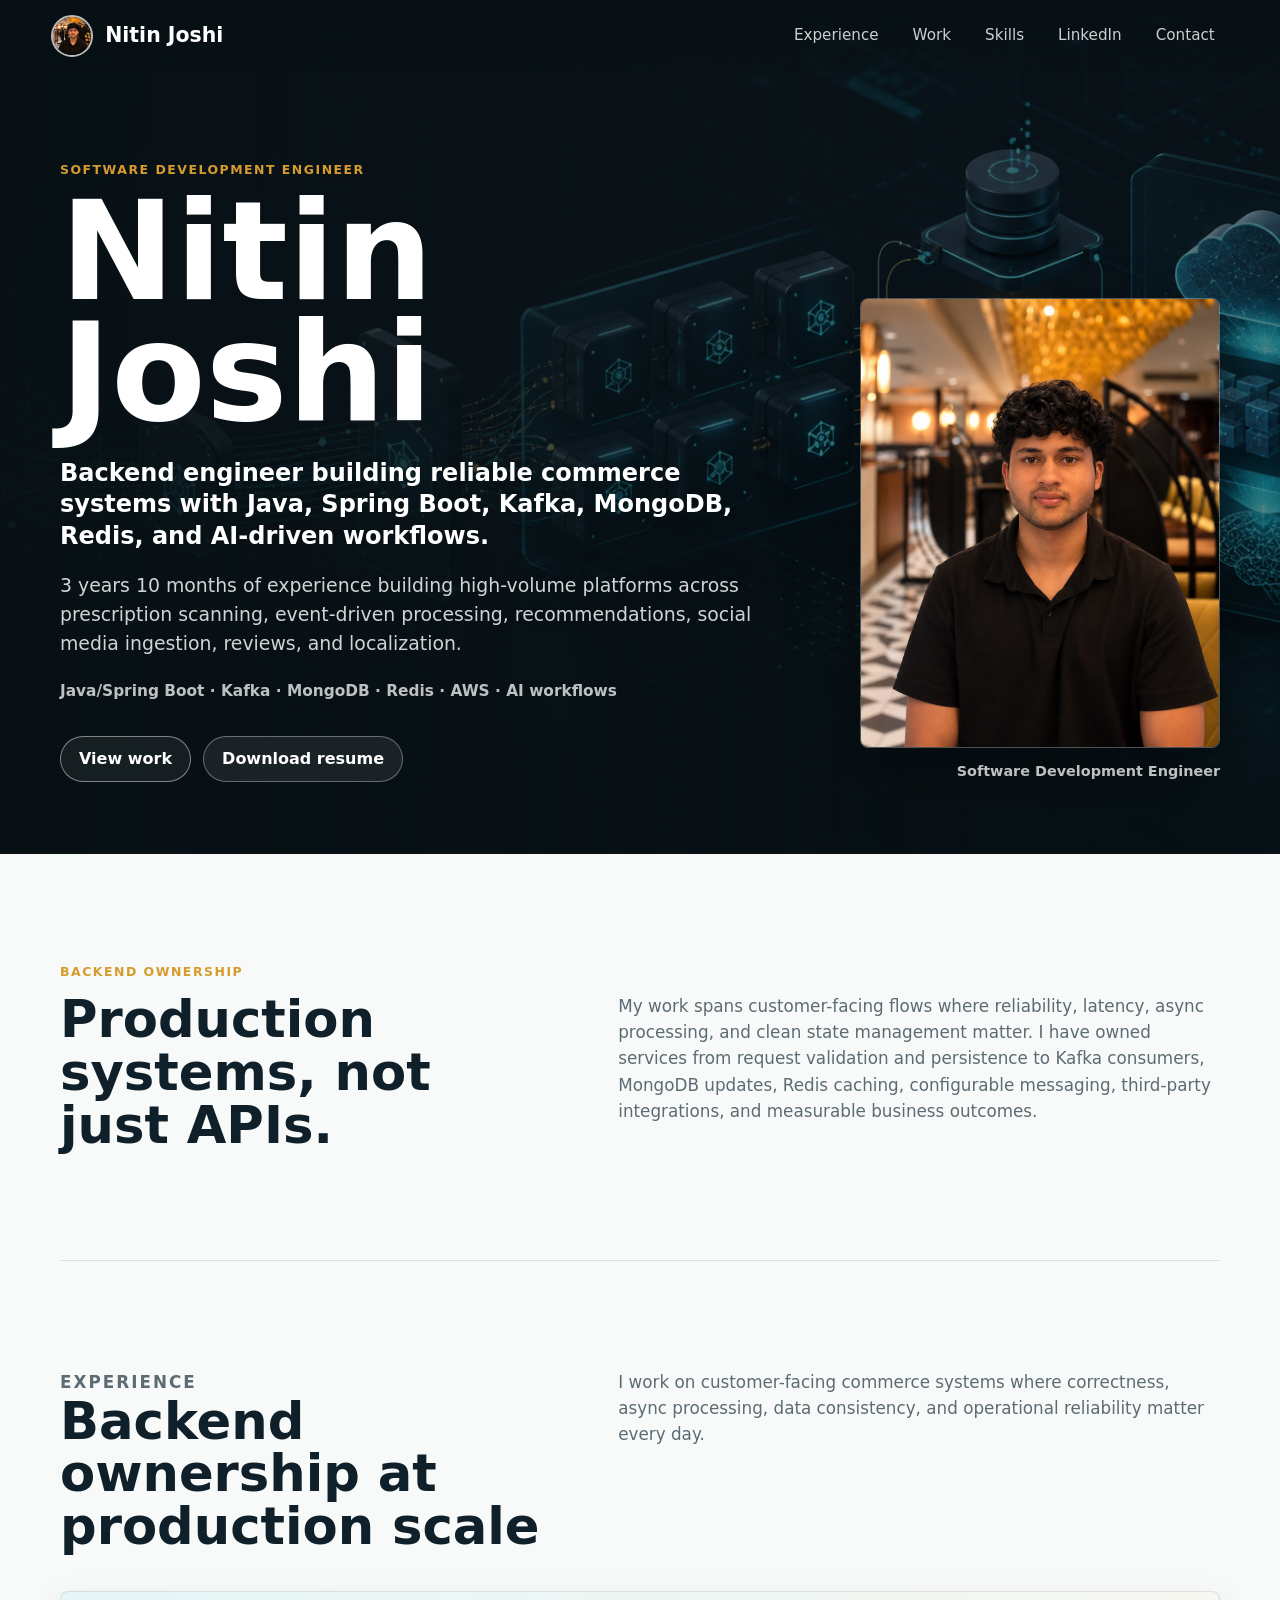
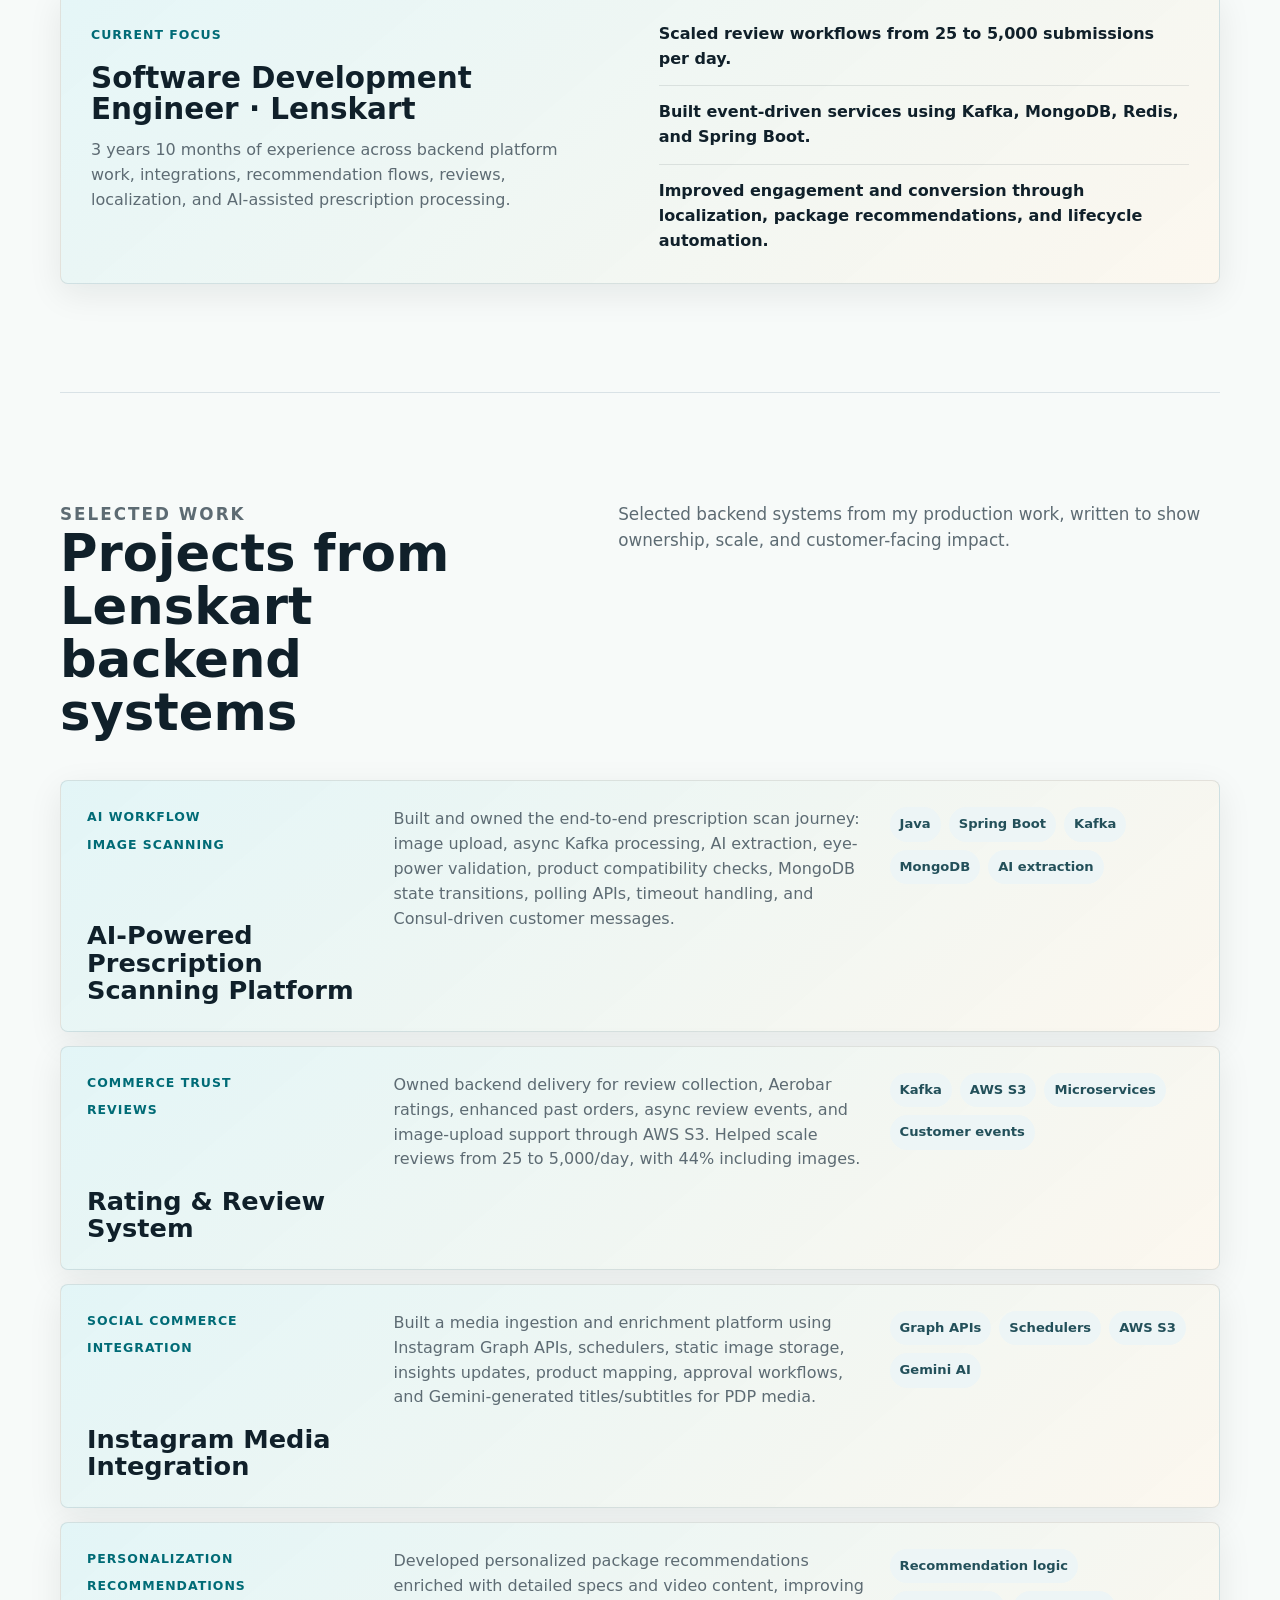
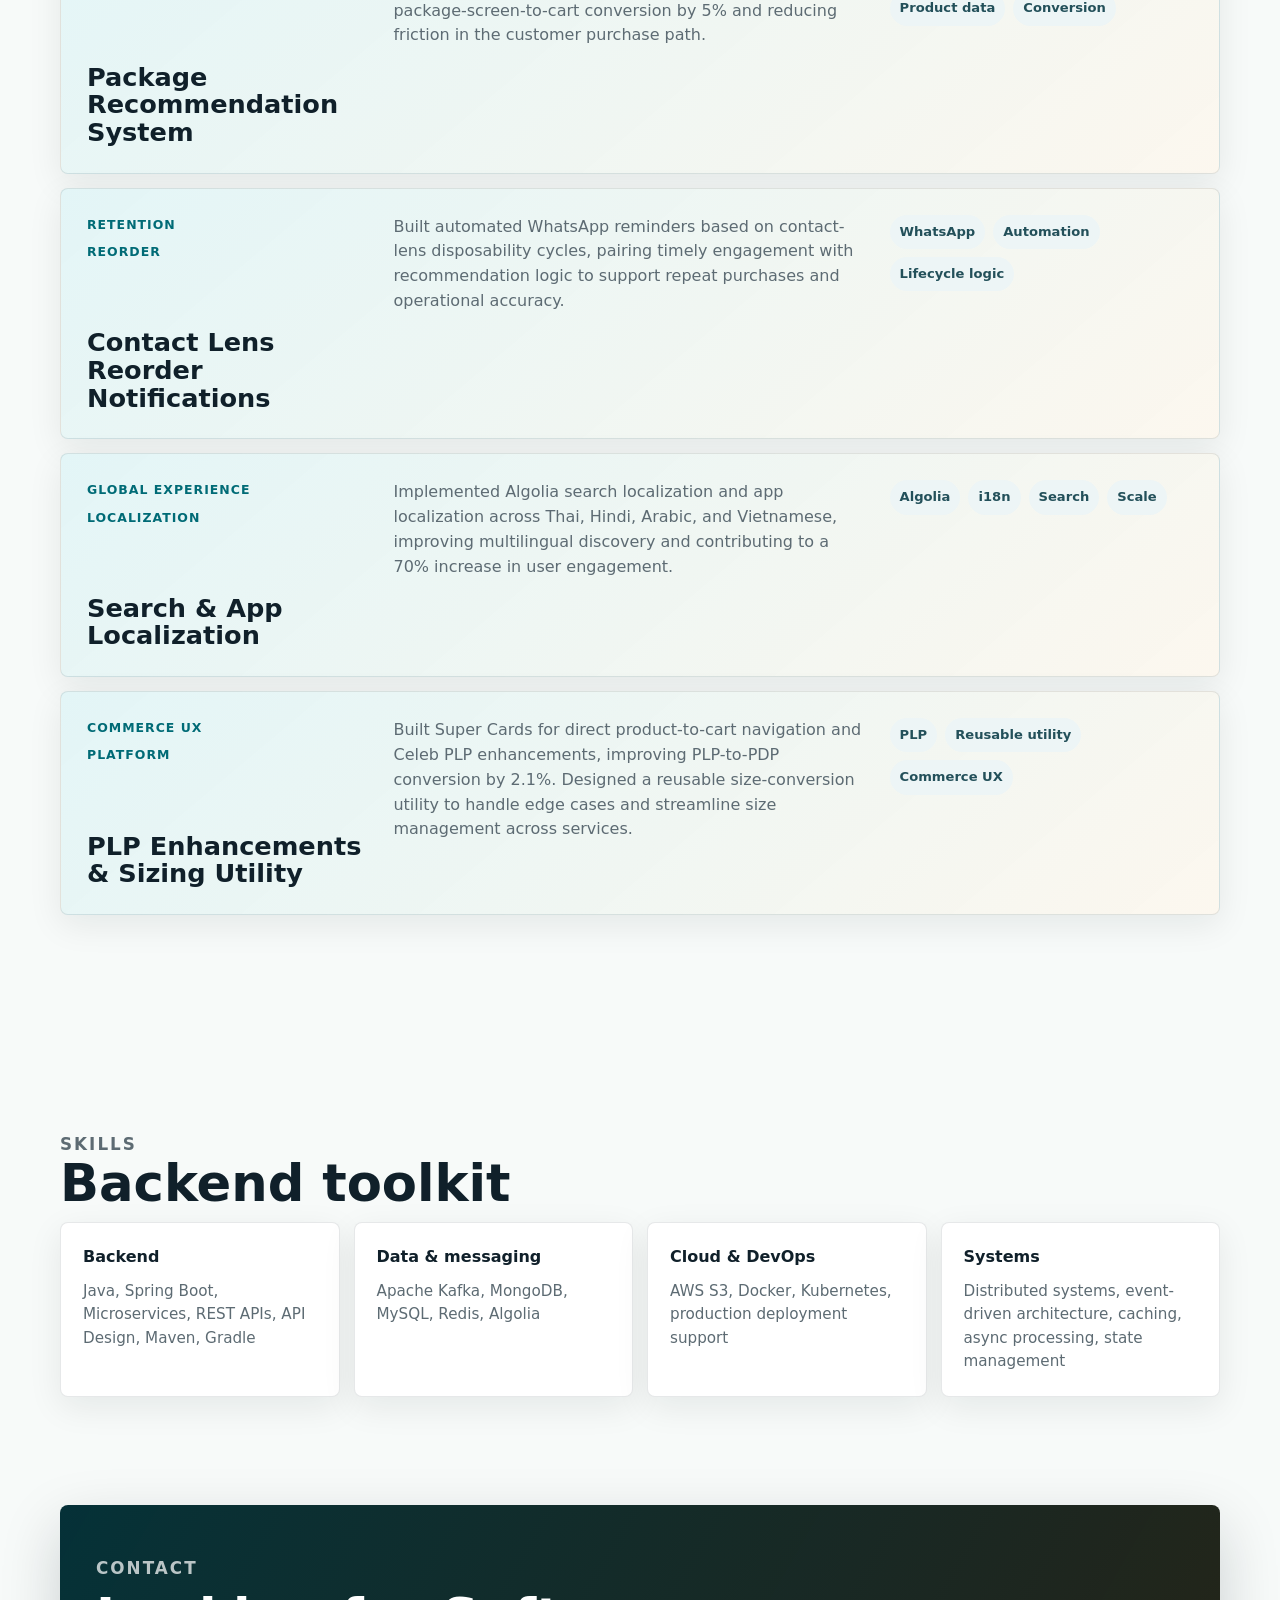
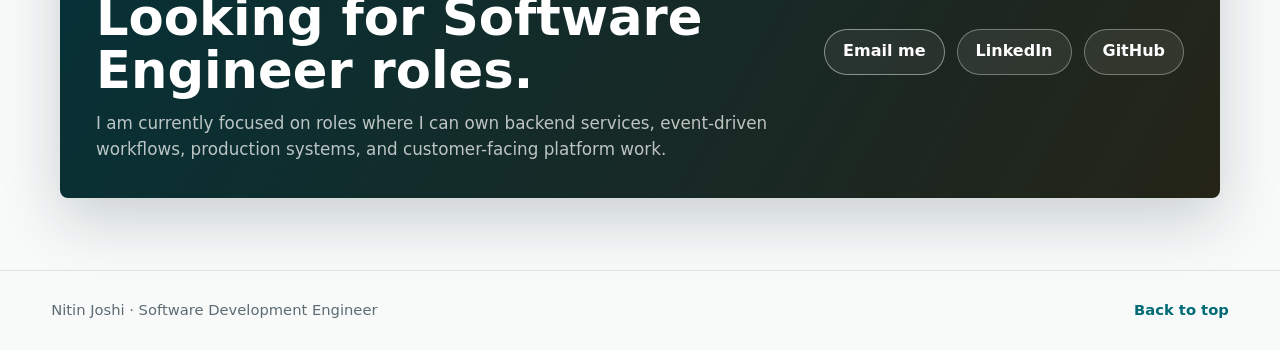
<file: index.html>
<!doctype html>
<html lang="en">
  <head>
    <meta charset="utf-8">
    <meta name="viewport" content="width=device-width, initial-scale=1">
    <meta name="description" content="Portfolio of Nitin Joshi, Software Development Engineer building Java, Spring Boot, Kafka, MongoDB, Redis, and AWS-backed systems.">
    <meta name="theme-color" content="#071014">
    <title>Nitin Joshi | Software Development Engineer</title>
    <link rel="preload" as="image" href="assets/backend-systems-hero.png">
    <link rel="preload" as="image" href="assets/nitin.png">
    <link rel="stylesheet" href="styles.css">
  </head>
  <body>
    <header class="site-header" data-header>
      <a class="brand" href="#top" aria-label="Nitin Joshi home">
        <img src="assets/nitin.png" alt="" aria-hidden="true">
        <span>Nitin Joshi</span>
      </a>
      <button class="nav-toggle" type="button" aria-label="Toggle navigation" aria-expanded="false" data-nav-toggle>
        <span></span>
        <span></span>
        <span></span>
      </button>
      <nav class="site-nav" data-nav>
        <a href="#experience">Experience</a>
        <a href="#work">Work</a>
        <a href="#skills">Skills</a>
        <a href="https://www.linkedin.com/in/nitin-joshi-31b2b4199" target="_blank" rel="noreferrer">LinkedIn</a>
        <a href="#contact">Contact</a>
      </nav>
    </header>

    <main id="top">
      <section class="hero" aria-labelledby="hero-title">
        <div class="hero-media" aria-hidden="true"></div>
        <div class="hero-overlay"></div>
        <div class="hero-content">
          <div class="hero-inner">
            <div class="hero-text">
              <p class="eyebrow">Software Development Engineer</p>
              <h1 id="hero-title">Nitin Joshi</h1>
              <p class="hero-lead">Backend engineer building reliable commerce systems with Java, Spring Boot, Kafka, MongoDB, Redis, and AI-driven workflows.</p>
              <p class="hero-copy">
                3 years 10 months of experience building high-volume platforms across prescription scanning,
                event-driven processing, recommendations, social media ingestion, reviews, and localization.
              </p>
              <p class="hero-meta">Java/Spring Boot · Kafka · MongoDB · Redis · AWS · AI workflows</p>
              <div class="hero-actions" aria-label="Primary actions">
                <a class="button primary" href="#work">View work</a>
                <a class="button secondary" href="assets/Nitin_Joshi_SDE_Resume.pdf" download>Download resume</a>
              </div>
            </div>
            <figure class="hero-portrait">
              <img src="assets/nitin.png" alt="Portrait of Nitin Joshi">
              <figcaption>Software Development Engineer</figcaption>
            </figure>
          </div>
        </div>
      </section>

      <section class="intro section-shell" aria-labelledby="intro-title">
        <div class="section-kicker">Backend ownership</div>
        <div class="intro-grid">
          <div>
            <h2 id="intro-title">Production systems, not just APIs.</h2>
          </div>
          <p>
            My work spans customer-facing flows where reliability, latency, async processing, and clean state management
            matter. I have owned services from request validation and persistence to Kafka consumers, MongoDB updates,
            Redis caching, configurable messaging, third-party integrations, and measurable business outcomes.
          </p>
        </div>
      </section>

      <section id="experience" class="experience section-shell" aria-labelledby="experience-title">
        <div class="section-heading">
          <div>
            <p class="section-kicker">Experience</p>
            <h2 id="experience-title">Backend ownership at production scale</h2>
          </div>
          <p>
            I work on customer-facing commerce systems where correctness, async processing, data consistency,
            and operational reliability matter every day.
          </p>
        </div>

        <article class="experience-row">
          <div>
            <span class="role-label">Current focus</span>
            <h3>Software Development Engineer · Lenskart</h3>
            <p>3 years 10 months of experience across backend platform work, integrations, recommendation flows, reviews, localization, and AI-assisted prescription processing.</p>
          </div>
          <ul class="experience-points" aria-label="Experience highlights">
            <li>Scaled review workflows from 25 to 5,000 submissions per day.</li>
            <li>Built event-driven services using Kafka, MongoDB, Redis, and Spring Boot.</li>
            <li>Improved engagement and conversion through localization, package recommendations, and lifecycle automation.</li>
          </ul>
        </article>
      </section>

      <section id="work" class="work section-shell" aria-labelledby="work-title">
        <div class="section-heading">
          <div>
            <p class="section-kicker">Selected work</p>
            <h2 id="work-title">Projects from Lenskart backend systems</h2>
          </div>
          <p>
            Selected backend systems from my production work, written to show ownership, scale,
            and customer-facing impact.
          </p>
        </div>

        <div class="project-grid">
          <article class="project-card">
            <div class="card-topline">
              <span>AI workflow</span>
              <span>Image Scanning</span>
            </div>
            <h3>AI-Powered Prescription Scanning Platform</h3>
            <p>
              Built and owned the end-to-end prescription scan journey: image upload, async Kafka processing,
              AI extraction, eye-power validation, product compatibility checks, MongoDB state transitions,
              polling APIs, timeout handling, and Consul-driven customer messages.
            </p>
            <ul class="tag-list" aria-label="Technologies">
              <li>Java</li>
              <li>Spring Boot</li>
              <li>Kafka</li>
              <li>MongoDB</li>
              <li>AI extraction</li>
            </ul>
          </article>

          <article class="project-card">
            <div class="card-topline">
              <span>Commerce trust</span>
              <span>Reviews</span>
            </div>
            <h3>Rating & Review System</h3>
            <p>
              Owned backend delivery for review collection, Aerobar ratings, enhanced past orders, async review
              events, and image-upload support through AWS S3. Helped scale reviews from 25 to 5,000/day,
              with 44% including images.
            </p>
            <ul class="tag-list" aria-label="Technologies">
              <li>Kafka</li>
              <li>AWS S3</li>
              <li>Microservices</li>
              <li>Customer events</li>
            </ul>
          </article>

          <article class="project-card">
            <div class="card-topline">
              <span>Social commerce</span>
              <span>Integration</span>
            </div>
            <h3>Instagram Media Integration</h3>
            <p>
              Built a media ingestion and enrichment platform using Instagram Graph APIs, schedulers, static image
              storage, insights updates, product mapping, approval workflows, and Gemini-generated titles/subtitles
              for PDP media.
            </p>
            <ul class="tag-list" aria-label="Technologies">
              <li>Graph APIs</li>
              <li>Schedulers</li>
              <li>AWS S3</li>
              <li>Gemini AI</li>
            </ul>
          </article>

          <article class="project-card">
            <div class="card-topline">
              <span>Personalization</span>
              <span>Recommendations</span>
            </div>
            <h3>Package Recommendation System</h3>
            <p>
              Developed personalized package recommendations enriched with detailed specs and video content,
              improving package-screen-to-cart conversion by 5% and reducing friction in the customer purchase path.
            </p>
            <ul class="tag-list" aria-label="Technologies">
              <li>Recommendation logic</li>
              <li>Product data</li>
              <li>Conversion</li>
            </ul>
          </article>

          <article class="project-card">
            <div class="card-topline">
              <span>Retention</span>
              <span>Reorder</span>
            </div>
            <h3>Contact Lens Reorder Notifications</h3>
            <p>
              Built automated WhatsApp reminders based on contact-lens disposability cycles, pairing timely
              engagement with recommendation logic to support repeat purchases and operational accuracy.
            </p>
            <ul class="tag-list" aria-label="Technologies">
              <li>WhatsApp</li>
              <li>Automation</li>
              <li>Lifecycle logic</li>
            </ul>
          </article>

          <article class="project-card">
            <div class="card-topline">
              <span>Global experience</span>
              <span>Localization</span>
            </div>
            <h3>Search & App Localization</h3>
            <p>
              Implemented Algolia search localization and app localization across Thai, Hindi, Arabic, and Vietnamese,
              improving multilingual discovery and contributing to a 70% increase in user engagement.
            </p>
            <ul class="tag-list" aria-label="Technologies">
              <li>Algolia</li>
              <li>i18n</li>
              <li>Search</li>
              <li>Scale</li>
            </ul>
          </article>

          <article class="project-card">
            <div class="card-topline">
              <span>Commerce UX</span>
              <span>Platform</span>
            </div>
            <h3>PLP Enhancements & Sizing Utility</h3>
            <p>
              Built Super Cards for direct product-to-cart navigation and Celeb PLP enhancements, improving
              PLP-to-PDP conversion by 2.1%. Designed a reusable size-conversion utility to handle edge cases
              and streamline size management across services.
            </p>
            <ul class="tag-list" aria-label="Technologies">
              <li>PLP</li>
              <li>Reusable utility</li>
              <li>Commerce UX</li>
            </ul>
          </article>
        </div>
      </section>

      <section id="skills" class="skills section-shell" aria-labelledby="skills-title">
        <div class="section-heading">
          <div>
            <p class="section-kicker">Skills</p>
            <h2 id="skills-title">Backend toolkit</h2>
          </div>
        </div>

        <div class="skills-grid">
          <section aria-labelledby="skills-backend">
            <h3 id="skills-backend">Backend</h3>
            <p>Java, Spring Boot, Microservices, REST APIs, API Design, Maven, Gradle</p>
          </section>
          <section aria-labelledby="skills-data">
            <h3 id="skills-data">Data & messaging</h3>
            <p>Apache Kafka, MongoDB, MySQL, Redis, Algolia</p>
          </section>
          <section aria-labelledby="skills-cloud">
            <h3 id="skills-cloud">Cloud & DevOps</h3>
            <p>AWS S3, Docker, Kubernetes, production deployment support</p>
          </section>
          <section aria-labelledby="skills-systems">
            <h3 id="skills-systems">Systems</h3>
            <p>Distributed systems, event-driven architecture, caching, async processing, state management</p>
          </section>
        </div>
      </section>

      <section id="contact" class="contact section-shell" aria-labelledby="contact-title">
        <div>
          <p class="section-kicker">Contact</p>
          <h2 id="contact-title">Looking for Software Engineer roles.</h2>
          <p>
            I am currently focused on roles where I can own backend services, event-driven workflows,
            production systems, and customer-facing platform work.
          </p>
        </div>
        <div class="contact-actions">
          <a class="button primary" href="mailto:nitinjoshi.it@gmail.com">Email me</a>
          <a class="button secondary" href="https://www.linkedin.com/in/nitin-joshi-31b2b4199" target="_blank" rel="noreferrer">LinkedIn</a>
          <a class="button secondary" href="https://github.com/Nitin-J" target="_blank" rel="noreferrer">GitHub</a>
        </div>
      </section>
    </main>

    <footer class="site-footer">
      <p>Nitin Joshi · Software Development Engineer</p>
      <a href="#top">Back to top</a>
    </footer>

    <script src="script.js"></script>
  </body>
</html>
</file>
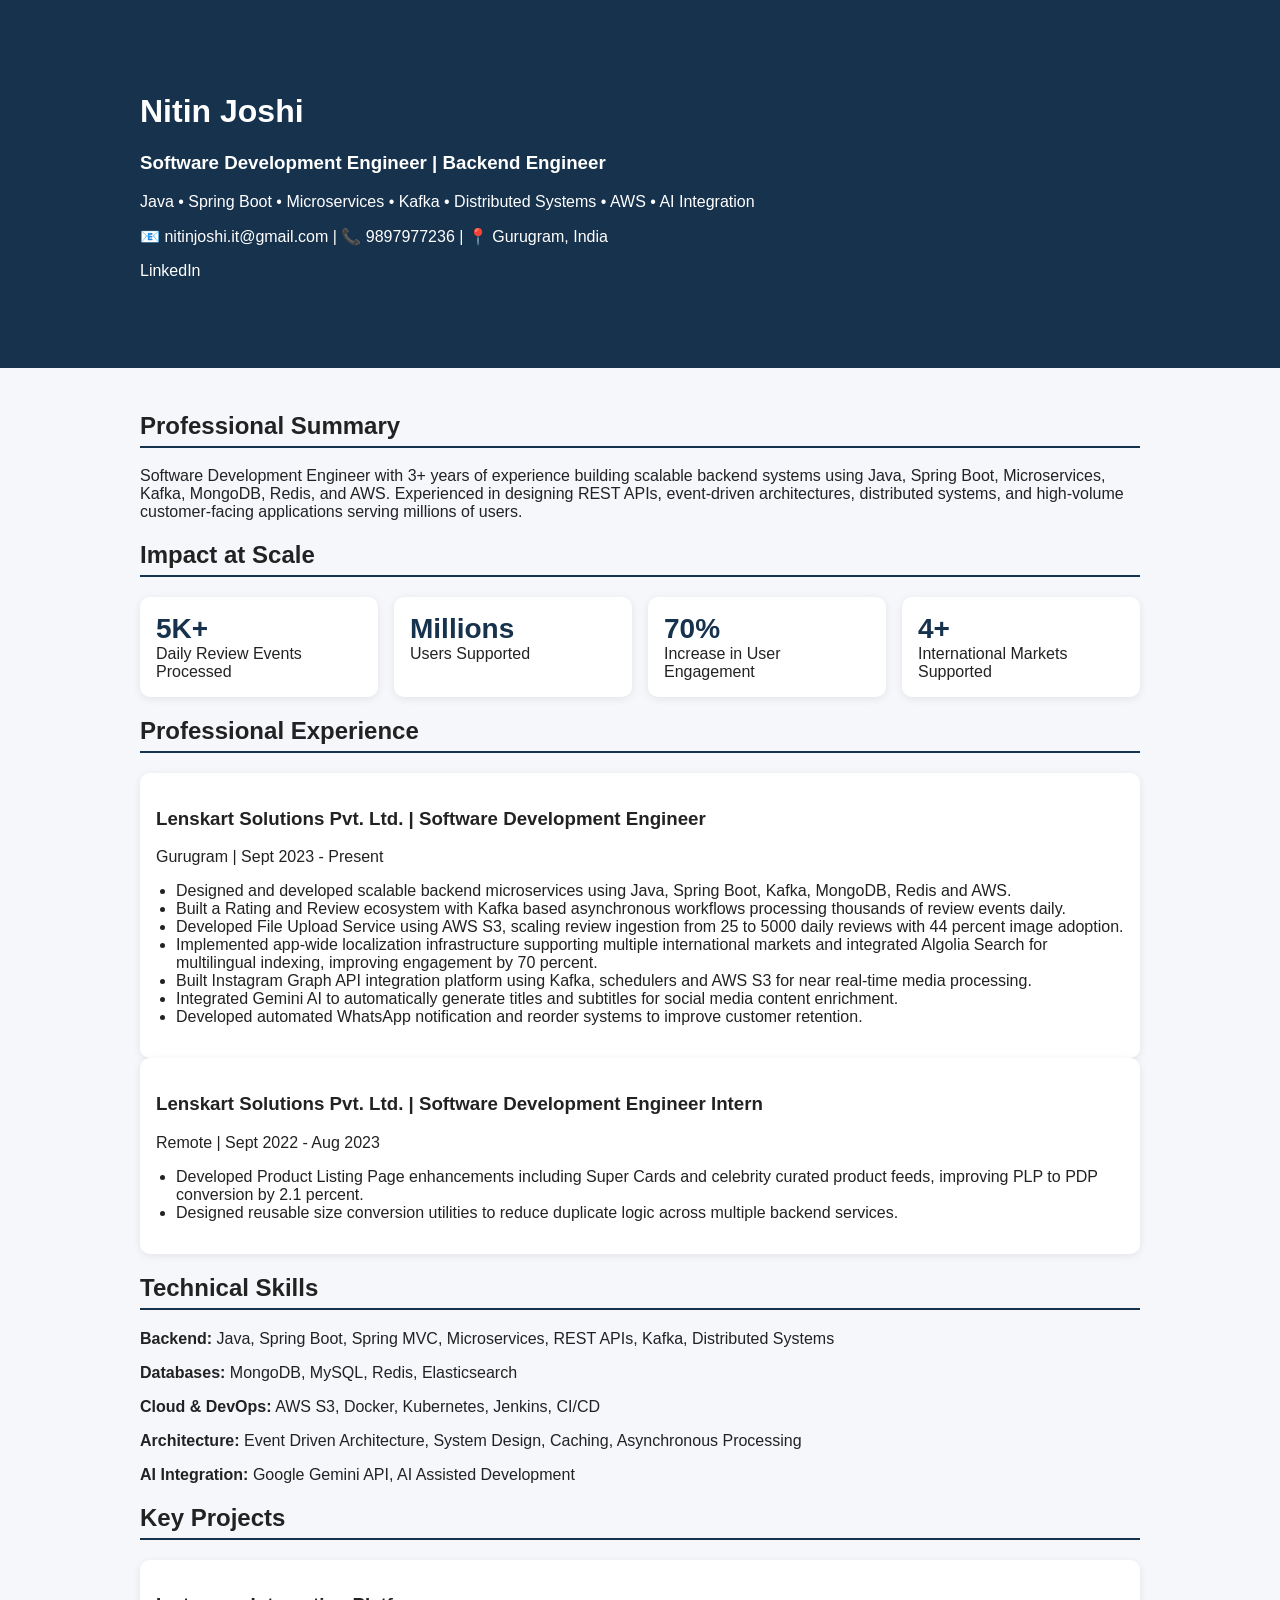
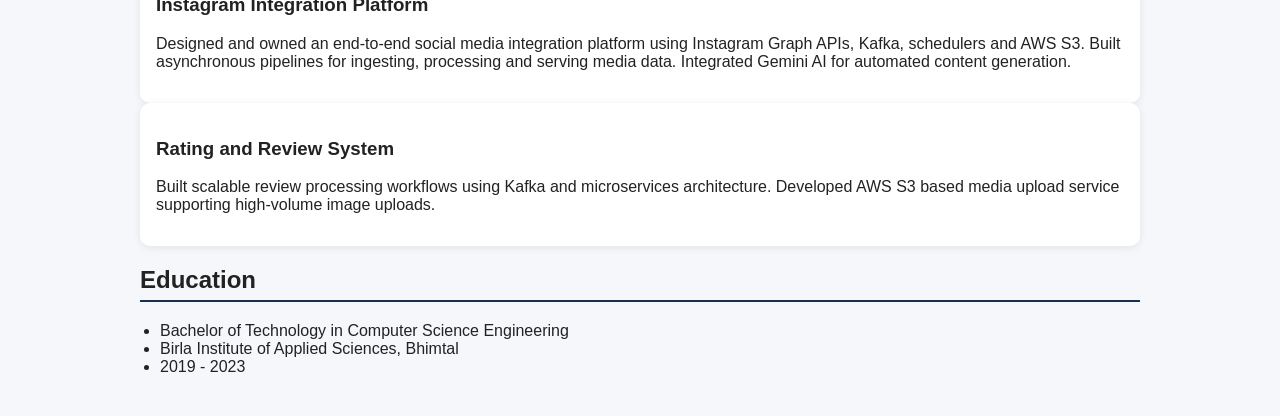
<file: portfolio.html>
<!DOCTYPE html>
<html>
<head>
<meta charset="utf-8">
<meta name="viewport" content="width=device-width,initial-scale=1">
<title>Nitin Joshi | Software Development Engineer</title>

<style>
body{
    font-family:Arial,sans-serif;
    margin:0;
    background:#f5f7fb;
    color:#222
}

header{
    background:#17324d;
    color:#fff;
    padding:48px 24px
}

.container{
    max-width:1000px;
    margin:auto;
    padding:24px
}

h2{
    border-bottom:2px solid #17324d;
    padding-bottom:6px
}

.grid{
    display:grid;
    grid-template-columns:repeat(auto-fit,minmax(220px,1fr));
    gap:16px
}

.card{
    background:#fff;
    padding:16px;
    border-radius:10px;
    box-shadow:0 2px 8px rgba(0,0,0,.08)
}

.metric{
    font-size:28px;
    font-weight:bold;
    color:#17324d
}

ul{
    padding-left:20px
}

@media print{
    header{
        padding:20px
    }
    .card{
        box-shadow:none;
        border:1px solid #ddd
    }
}
</style>

</head>

<body>

<header>
<div class="container">

<h1>Nitin Joshi</h1>

<h3>Software Development Engineer | Backend Engineer</h3>

<p>
Java • Spring Boot • Microservices • Kafka • Distributed Systems • AWS • AI Integration
</p>

<p>
📧 nitinjoshi.it@gmail.com |
📞 9897977236 |
📍 Gurugram, India
</p>

<p>
LinkedIn
</p>

</div>
</header>


<div class="container">

<h2>Professional Summary</h2>

<p>
Software Development Engineer with 3+ years of experience building scalable backend systems using Java, Spring Boot, Microservices, Kafka, MongoDB, Redis, and AWS. Experienced in designing REST APIs, event-driven architectures, distributed systems, and high-volume customer-facing applications serving millions of users.
</p>


<h2>Impact at Scale</h2>

<div class="grid">

<div class="card">
<div class="metric">5K+</div>
Daily Review Events Processed
</div>

<div class="card">
<div class="metric">Millions</div>
Users Supported
</div>

<div class="card">
<div class="metric">70%</div>
Increase in User Engagement
</div>

<div class="card">
<div class="metric">4+</div>
International Markets Supported
</div>

</div>


<h2>Professional Experience</h2>


<div class="card">

<h3>Lenskart Solutions Pvt. Ltd. | Software Development Engineer</h3>

<p>Gurugram | Sept 2023 - Present</p>

<ul>

<li>
Designed and developed scalable backend microservices using Java, Spring Boot, Kafka, MongoDB, Redis and AWS.
</li>

<li>
Built a Rating and Review ecosystem with Kafka based asynchronous workflows processing thousands of review events daily.
</li>

<li>
Developed File Upload Service using AWS S3, scaling review ingestion from 25 to 5000 daily reviews with 44 percent image adoption.
</li>

<li>
Implemented app-wide localization infrastructure supporting multiple international markets and integrated Algolia Search for multilingual indexing, improving engagement by 70 percent.
</li>

<li>
Built Instagram Graph API integration platform using Kafka, schedulers and AWS S3 for near real-time media processing.
</li>

<li>
Integrated Gemini AI to automatically generate titles and subtitles for social media content enrichment.
</li>

<li>
Developed automated WhatsApp notification and reorder systems to improve customer retention.
</li>

</ul>

</div>


<div class="card">

<h3>Lenskart Solutions Pvt. Ltd. | Software Development Engineer Intern</h3>

<p>Remote | Sept 2022 - Aug 2023</p>

<ul>

<li>
Developed Product Listing Page enhancements including Super Cards and celebrity curated product feeds, improving PLP to PDP conversion by 2.1 percent.
</li>

<li>
Designed reusable size conversion utilities to reduce duplicate logic across multiple backend services.
</li>

</ul>

</div>


<h2>Technical Skills</h2>

<p>
<b>Backend:</b>
Java, Spring Boot, Spring MVC, Microservices, REST APIs, Kafka, Distributed Systems
</p>

<p>
<b>Databases:</b>
MongoDB, MySQL, Redis, Elasticsearch
</p>

<p>
<b>Cloud & DevOps:</b>
AWS S3, Docker, Kubernetes, Jenkins, CI/CD
</p>

<p>
<b>Architecture:</b>
Event Driven Architecture, System Design, Caching, Asynchronous Processing
</p>

<p>
<b>AI Integration:</b>
Google Gemini API, AI Assisted Development
</p>


<h2>Key Projects</h2>


<div class="card">

<h3>Instagram Integration Platform</h3>

<p>
Designed and owned an end-to-end social media integration platform using Instagram Graph APIs, Kafka, schedulers and AWS S3. Built asynchronous pipelines for ingesting, processing and serving media data. Integrated Gemini AI for automated content generation.
</p>

</div>


<div class="card">

<h3>Rating and Review System</h3>

<p>
Built scalable review processing workflows using Kafka and microservices architecture. Developed AWS S3 based media upload service supporting high-volume image uploads.
</p>

</div>


<h2>Education</h2>

<ul>
<li>Bachelor of Technology in Computer Science Engineering</li>
<li>Birla Institute of Applied Sciences, Bhimtal</li>
<li>2019 - 2023</li>
</ul>


</div>

</body>
</html>
</file>
<file: styles.css>
:root {
  --bg: #071014;
  --bg-2: #0d191f;
  --ink: #10202a;
  --muted: #5d6b73;
  --line: #d9e2e6;
  --paper: #f7faf9;
  --panel: #ffffff;
  --teal: #00a7b5;
  --teal-dark: #006b76;
  --amber: #d79b2d;
  --green: #71c78b;
  --radius: 8px;
  --shadow: 0 22px 60px rgba(8, 23, 31, 0.18);
  --max: 1160px;
}

* {
  box-sizing: border-box;
}

html {
  scroll-behavior: smooth;
}

body {
  margin: 0;
  background: var(--paper);
  color: var(--ink);
  font-family: Inter, ui-sans-serif, system-ui, -apple-system, BlinkMacSystemFont, "Segoe UI", sans-serif;
  line-height: 1.55;
}

body.nav-open {
  overflow: hidden;
}

a {
  color: inherit;
  text-decoration: none;
}

img {
  max-width: 100%;
  display: block;
}

.site-header {
  position: fixed;
  z-index: 50;
  top: 0;
  left: 0;
  width: 100%;
  height: 72px;
  display: flex;
  align-items: center;
  justify-content: space-between;
  padding: 0 clamp(20px, 4vw, 56px);
  color: #ffffff;
  background: linear-gradient(180deg, rgba(7, 16, 20, 0.86), rgba(7, 16, 20, 0.22));
  transition: background 180ms ease, box-shadow 180ms ease, height 180ms ease;
}

.site-header.scrolled {
  height: 64px;
  background: rgba(7, 16, 20, 0.94);
  box-shadow: 0 12px 40px rgba(0, 0, 0, 0.24);
  backdrop-filter: blur(16px);
}

.brand {
  display: inline-flex;
  align-items: center;
  gap: 12px;
  font-weight: 800;
  font-size: clamp(1.08rem, 1.6vw, 1.32rem);
  letter-spacing: 0;
}

.brand img {
  width: 42px;
  height: 42px;
  border-radius: 999px;
  object-fit: cover;
  object-position: center 35%;
  border: 2px solid rgba(255, 255, 255, 0.72);
}

.site-nav {
  display: flex;
  gap: 6px;
  align-items: center;
}

.site-nav a {
  padding: 10px 14px;
  border-radius: 999px;
  color: rgba(255, 255, 255, 0.8);
  font-size: 0.95rem;
}

.site-nav a:hover,
.site-nav a:focus-visible {
  color: #ffffff;
  background: rgba(255, 255, 255, 0.11);
  outline: none;
}

.nav-toggle {
  display: none;
  width: 44px;
  height: 44px;
  border: 1px solid rgba(255, 255, 255, 0.22);
  border-radius: 999px;
  background: rgba(255, 255, 255, 0.08);
  padding: 0;
}

.nav-toggle span {
  display: block;
  width: 18px;
  height: 2px;
  margin: 4px auto;
  background: #ffffff;
  border-radius: 999px;
}

.hero {
  position: relative;
  min-height: 92vh;
  display: flex;
  align-items: flex-end;
  isolation: isolate;
  overflow: hidden;
  background: var(--bg);
}

.hero-media,
.hero-overlay {
  position: absolute;
  inset: 0;
}

.hero-media {
  z-index: -2;
  background-image: url("assets/backend-systems-hero.png");
  background-size: cover;
  background-position: center;
  filter: saturate(1.03) contrast(1.04);
  transform: scale(1.02);
}

.hero-overlay {
  z-index: -1;
  background:
    linear-gradient(90deg, rgba(7, 16, 20, 0.94) 0%, rgba(7, 16, 20, 0.76) 38%, rgba(7, 16, 20, 0.28) 76%),
    linear-gradient(0deg, rgba(7, 16, 20, 0.92) 0%, rgba(7, 16, 20, 0.2) 48%, rgba(7, 16, 20, 0.55) 100%);
}

.hero-content {
  width: min(var(--max), calc(100% - 40px));
  margin: 0 auto;
  padding: 160px 0 72px;
  color: #ffffff;
}

.hero-inner {
  display: grid;
  grid-template-columns: minmax(0, 1fr) minmax(260px, 360px);
  gap: clamp(30px, 6vw, 88px);
  align-items: end;
}

.hero-text {
  min-width: 0;
}

.eyebrow,
.section-kicker {
  margin: 0 0 12px;
  color: var(--amber);
  font-size: 0.78rem;
  font-weight: 800;
  letter-spacing: 0.12em;
  text-transform: uppercase;
}

.hero h1 {
  max-width: 850px;
  margin: 0;
  font-size: clamp(4rem, 11vw, 8.6rem);
  line-height: 0.88;
  letter-spacing: 0;
}

.hero-lead {
  max-width: 780px;
  margin: 24px 0 0;
  color: #ffffff;
  font-size: clamp(1.1rem, 2vw, 1.5rem);
  line-height: 1.32;
  font-weight: 750;
}

.hero-copy {
  max-width: 720px;
  margin: 18px 0 0;
  color: rgba(255, 255, 255, 0.82);
  font-size: clamp(1rem, 1.7vw, 1.18rem);
}

.hero-meta {
  margin: 22px 0 0;
  color: rgba(255, 255, 255, 0.74);
  font-size: 0.96rem;
  font-weight: 800;
}

.hero-portrait {
  margin: 0;
  width: 100%;
}

.hero-portrait img {
  width: 100%;
  aspect-ratio: 4 / 5;
  object-fit: cover;
  object-position: center 38%;
  border-radius: var(--radius);
  border: 1px solid rgba(255, 255, 255, 0.28);
  box-shadow: 0 24px 70px rgba(0, 0, 0, 0.35);
}

.hero-portrait figcaption {
  margin-top: 12px;
  color: rgba(255, 255, 255, 0.74);
  font-size: 0.9rem;
  font-weight: 800;
  text-align: right;
}

.hero-actions,
.contact-actions {
  display: flex;
  flex-wrap: wrap;
  gap: 12px;
  margin-top: 32px;
}

.button {
  display: inline-flex;
  align-items: center;
  justify-content: center;
  min-height: 46px;
  padding: 0 18px;
  border-radius: 999px;
  border: 1px solid transparent;
  font-weight: 800;
  transition: transform 160ms ease, background 160ms ease, color 160ms ease, border-color 160ms ease;
}

.button:hover,
.button:focus-visible {
  transform: translateY(-2px);
  outline: none;
}

.button.primary {
  color: #ffffff;
  border-color: rgba(255, 255, 255, 0.46);
  background: rgba(255, 255, 255, 0.06);
}

.button.primary:hover,
.button.primary:focus-visible {
  background: #ffffff;
  border-color: #ffffff;
  color: var(--bg);
}

.button.secondary {
  color: #ffffff;
  border-color: rgba(255, 255, 255, 0.34);
  background: rgba(255, 255, 255, 0.08);
}

.button.secondary:hover,
.button.secondary:focus-visible {
  border-color: #ffffff;
  background: #ffffff;
  color: var(--bg);
}

.section-shell {
  width: min(var(--max), calc(100% - 40px));
  margin: 0 auto;
  padding: clamp(68px, 9vw, 108px) 0;
}

.intro-grid,
.section-heading {
  display: grid;
  grid-template-columns: minmax(240px, 0.8fr) minmax(320px, 1fr);
  gap: clamp(28px, 6vw, 80px);
  align-items: start;
}

.intro h2,
.section-heading h2,
.contact h2 {
  margin: 0;
  font-size: clamp(2rem, 4vw, 3.2rem);
  line-height: 1.03;
  letter-spacing: 0;
}

.intro p,
.section-heading p,
.contact p {
  margin: 0;
  color: var(--muted);
  font-size: 1.05rem;
}

.work {
  border-top: 1px solid var(--line);
}

.experience {
  border-top: 1px solid var(--line);
}

.experience-row {
  display: grid;
  grid-template-columns: minmax(300px, 0.95fr) minmax(320px, 1fr);
  gap: clamp(24px, 5vw, 64px);
  margin-top: 38px;
  padding: 30px;
  border: 1px solid rgba(16, 32, 42, 0.1);
  border-radius: var(--radius);
  background:
    linear-gradient(140deg, rgba(0, 167, 181, 0.1), rgba(215, 155, 45, 0.08)),
    #ffffff;
  box-shadow: 0 10px 34px rgba(8, 23, 31, 0.08);
}

.role-label {
  color: var(--teal-dark);
  font-size: 0.78rem;
  font-weight: 900;
  letter-spacing: 0.08em;
  text-transform: uppercase;
}

.experience-row h3 {
  margin: 16px 0 12px;
  font-size: clamp(1.35rem, 2.3vw, 2rem);
  line-height: 1.08;
  letter-spacing: 0;
}

.experience-row p {
  margin: 0;
  color: var(--muted);
}

.experience-points {
  margin: 0;
  padding: 0;
  list-style: none;
}

.experience-points li {
  padding: 14px 0;
  border-bottom: 1px solid rgba(16, 32, 42, 0.1);
  color: var(--ink);
  font-weight: 700;
}

.experience-points li:first-child {
  padding-top: 0;
}

.experience-points li:last-child {
  padding-bottom: 0;
  border-bottom: 0;
}

.project-grid {
  display: grid;
  grid-template-columns: 1fr;
  gap: 14px;
  margin-top: 42px;
}

.project-card,
.skills-grid section {
  border: 1px solid rgba(16, 32, 42, 0.1);
  border-radius: var(--radius);
  background: var(--panel);
  box-shadow: 0 10px 34px rgba(8, 23, 31, 0.08);
}

.project-card {
  min-height: auto;
  display: grid;
  grid-template-columns: minmax(190px, 0.75fr) minmax(320px, 1.25fr) minmax(220px, 0.8fr);
  gap: 22px;
  align-items: start;
  padding: 26px;
  background:
    linear-gradient(140deg, rgba(0, 167, 181, 0.11), rgba(215, 155, 45, 0.08)),
    #ffffff;
  overflow: hidden;
}

.card-topline {
  display: flex;
  flex-direction: column;
  gap: 8px;
  grid-column: 1;
  grid-row: 1;
  color: var(--teal-dark);
  font-size: 0.78rem;
  font-weight: 800;
  letter-spacing: 0.08em;
  text-transform: uppercase;
}

.project-card h3 {
  grid-column: 1;
  grid-row: 2;
  margin: 46px 0 0;
  font-size: clamp(1.25rem, 2vw, 1.72rem);
  line-height: 1.08;
  letter-spacing: 0;
}

.project-card p {
  grid-column: 2;
  grid-row: 1 / span 2;
  margin: 0;
  color: var(--muted);
  font-size: 1rem;
}

.tag-list {
  display: flex;
  flex-wrap: wrap;
  gap: 8px;
  align-content: flex-start;
  grid-column: 3;
  grid-row: 1 / span 2;
  margin: 0;
  padding: 0;
  list-style: none;
}

.tag-list li {
  padding: 7px 10px;
  border-radius: 999px;
  background: #edf5f6;
  color: #23505a;
  font-size: 0.82rem;
  font-weight: 800;
}

.skills-grid {
  display: grid;
  grid-template-columns: repeat(4, minmax(0, 1fr));
  gap: 14px;
  margin-top: 12px;
}

.skills-grid section {
  padding: 22px;
}

.skills-grid h3 {
  margin: 0 0 10px;
  font-size: 1rem;
}

.skills-grid p {
  margin: 0;
  color: var(--muted);
  font-size: 0.95rem;
}

.contact {
  width: min(var(--max), calc(100% - 40px));
  display: grid;
  grid-template-columns: minmax(0, 1fr) auto;
  gap: 32px;
  align-items: center;
  margin-bottom: 72px;
  padding: 36px;
  border-radius: var(--radius);
  background:
    linear-gradient(120deg, rgba(0, 167, 181, 0.22), rgba(215, 155, 45, 0.14)),
    var(--bg);
  color: #ffffff;
  box-shadow: var(--shadow);
}

.contact p {
  max-width: 680px;
  margin-top: 14px;
  color: rgba(255, 255, 255, 0.72);
}

.contact .section-kicker {
  margin-bottom: 10px;
}

.contact-actions {
  margin: 0;
  justify-content: flex-end;
}

.site-footer {
  display: flex;
  align-items: center;
  justify-content: space-between;
  gap: 20px;
  padding: 28px clamp(20px, 4vw, 56px);
  border-top: 1px solid var(--line);
  color: var(--muted);
  font-size: 0.92rem;
}

.site-footer p {
  margin: 0;
}

.site-footer a {
  font-weight: 800;
  color: var(--teal-dark);
}

@media (max-width: 1020px) {
  .skills-grid {
    grid-template-columns: repeat(2, minmax(0, 1fr));
  }

  .hero-inner {
    grid-template-columns: minmax(0, 1fr) minmax(220px, 300px);
  }

  .project-card {
    grid-template-columns: minmax(190px, 0.9fr) minmax(0, 1.15fr);
  }

  .project-card p {
    grid-column: 2;
  }

  .tag-list {
    grid-column: 1 / -1;
    grid-row: auto;
    padding-top: 2px;
  }

}

@media (max-width: 760px) {
  .site-header {
    height: 64px;
  }

  .nav-toggle {
    display: block;
  }

  .site-nav {
    position: fixed;
    inset: 64px 16px auto;
    display: grid;
    gap: 6px;
    padding: 12px;
    border-radius: var(--radius);
    background: rgba(7, 16, 20, 0.97);
    box-shadow: var(--shadow);
    opacity: 0;
    pointer-events: none;
    transform: translateY(-10px);
    transition: opacity 160ms ease, transform 160ms ease;
  }

  .site-nav.open {
    opacity: 1;
    pointer-events: auto;
    transform: translateY(0);
  }

  .site-nav a {
    padding: 12px 14px;
  }

  .hero {
    min-height: 820px;
  }

  .hero-media {
    background-position: 62% center;
  }

  .hero-overlay {
    background:
      linear-gradient(90deg, rgba(7, 16, 20, 0.98), rgba(7, 16, 20, 0.72)),
      linear-gradient(0deg, rgba(7, 16, 20, 0.94), rgba(7, 16, 20, 0.2));
  }

  .hero-content {
    padding-bottom: 48px;
  }

  .hero-inner {
    grid-template-columns: 1fr;
  }

  .hero-portrait {
    width: min(320px, 78vw);
  }

  .hero-portrait figcaption {
    text-align: left;
  }

  .intro-grid,
  .section-heading,
  .experience-row,
  .contact {
    grid-template-columns: 1fr;
  }

  .project-grid,
  .skills-grid {
    grid-template-columns: 1fr;
  }

  .project-card {
    display: block;
    min-height: auto;
  }

  .project-card h3 {
    margin-top: 18px;
  }

  .project-card p {
    margin-top: 12px;
  }

  .tag-list {
    margin-top: 22px;
  }

  .contact {
    padding: 28px;
  }

  .contact-actions {
    justify-content: flex-start;
  }

  .site-footer {
    align-items: flex-start;
    flex-direction: column;
  }
}

@media (max-width: 540px) {
  .section-shell,
  .hero-content,
  .contact {
    width: min(100% - 28px, var(--max));
  }

  .hero {
    min-height: 780px;
  }

  .hero h1 {
    font-size: clamp(3.2rem, 18vw, 4.4rem);
  }

  .hero-actions,
  .contact-actions {
    display: grid;
    grid-template-columns: 1fr;
  }

  .button {
    width: 100%;
  }
}

@media (prefers-reduced-motion: reduce) {
  *,
  *::before,
  *::after {
    scroll-behavior: auto !important;
    transition-duration: 0.01ms !important;
    animation-duration: 0.01ms !important;
    animation-iteration-count: 1 !important;
  }
}
</file>
